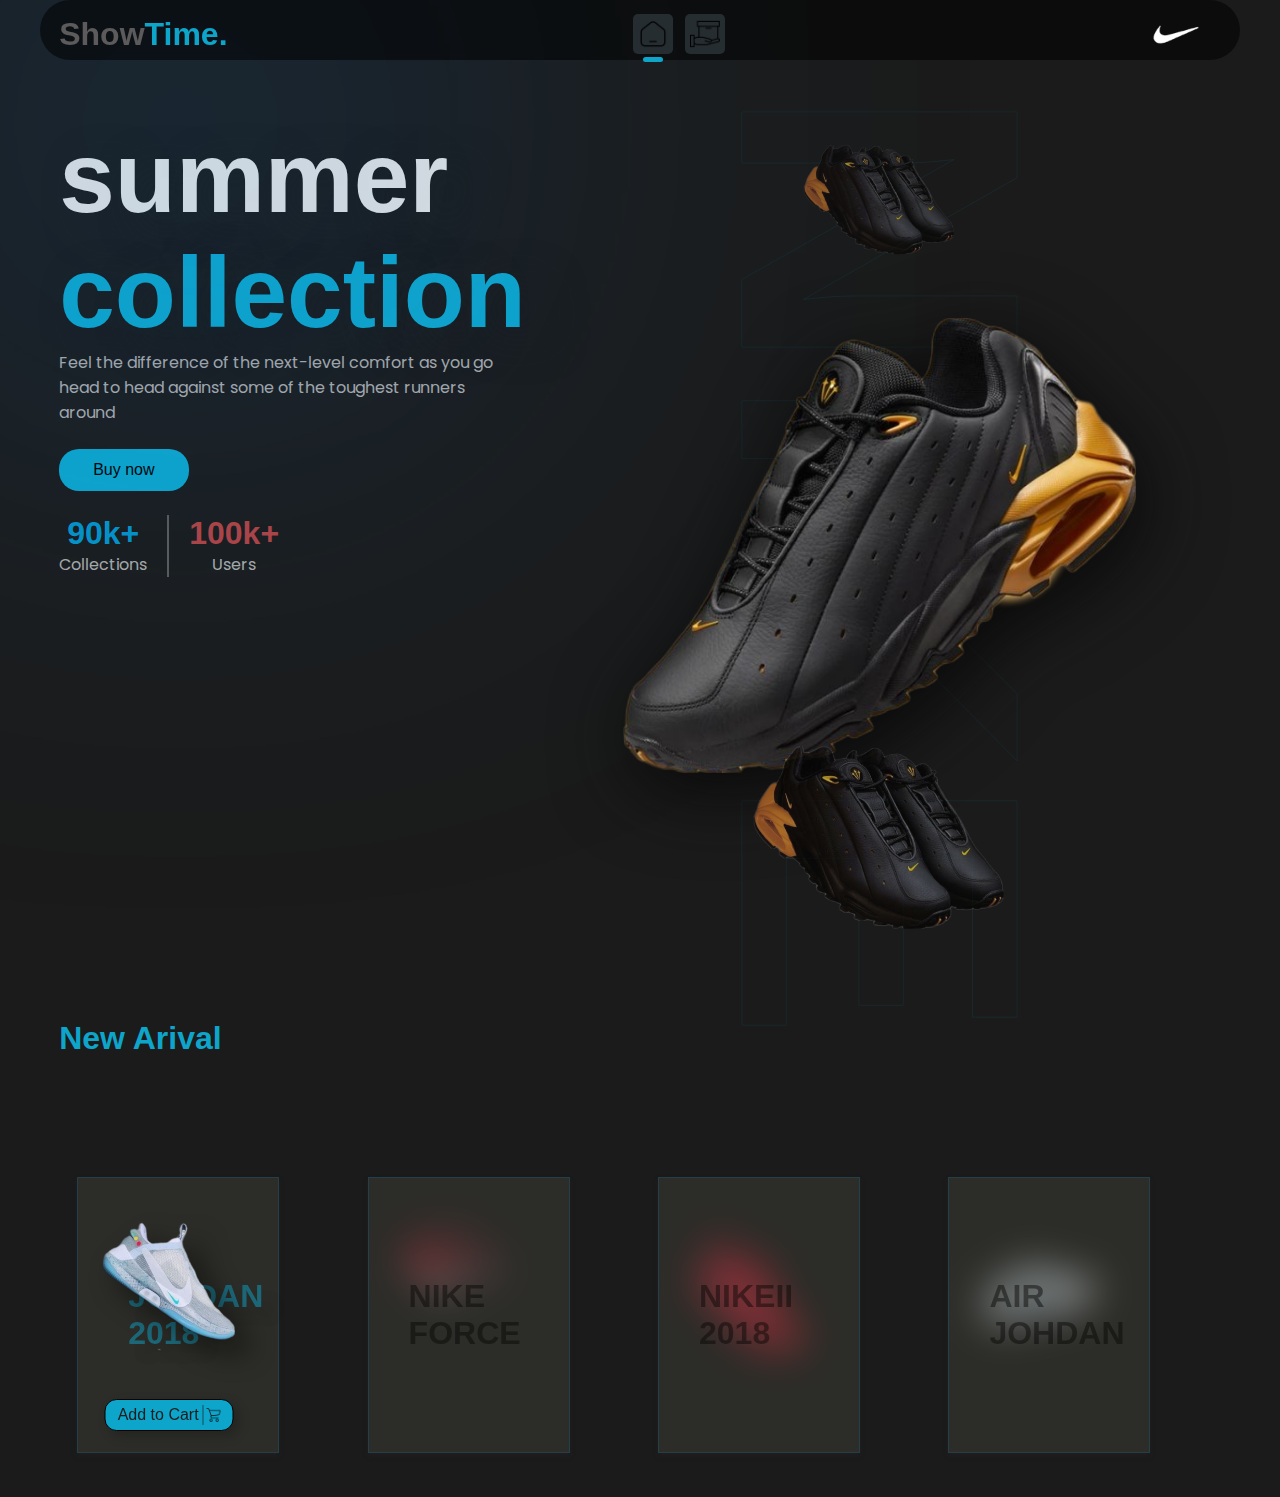
<file: index.html>
<!DOCTYPE html>
<html lang="en">

<head>
    <meta charset="UTF-8">
    <meta name="viewport" content="width=device-width, initial-scale=1.0">
    <title>Ecommerce Website</title>
    <link rel="stylesheet" href="style.css">
</head>

<body>
    <section class="AllWrapper">
        <header>
            <div class="inner_header">
                <nav>
                    <div class="logo">
                        <h1>Show<span>Time.</span></h1>
                    </div>
                    <ul>
                         <li class="active"><a href="index.html"><img src="images/home.png" alt="home"
                                    class="linkImage">Home</a></li>
                        <!-- <li><a href="#about"><img src="images/about.png" alt="about" class="linkImage">About</a></li> -->
                        <li><a href="productsPage.html"><img src="images/gift.png" alt="products"
                                    class="linkImage">sales</a></li>
                    </ul>
                    <div class="nikeBox">
                        <img src="cartImg/nike.png" alt="">
                    </div>


                </nav>

                <!-- main section -->
                <main id="Home">
                    <section class="column_1">
                        <h1>summer <br> <span>collection</span></h1>
                        <p>Feel the difference of the next-level comfort
                            as you go head to head against some of
                            the toughest runners around</p>
                        <button>Buy now</button>
                        <div class="collectionCount">
                            <div class="blue">
                                <h1>90k+</h1>
                                <p>Collections</p>
                            </div>
                            <span></span>
                            <div class="darkRed">
                                <h1>100k+</h1>
                                <p>Users</p>
                            </div>
                        </div>
                    </section>
                    <section class="column_2">
                        <div class="sideImage">
                            <h1>NIKE</h1>
                            <img src="images/image66.png" alt="runners" class="image65">
                            <img src="images/image3.png" alt="runners" class="mainShoe">
                            <img src="images/image66.png" alt="runners" class="image66">
                        </div>
                    </section>
                </main>
            </div>
        </header>

        <!-- PRODUCTS SECTION -->
        <section id="productWrapper" class="products_wrapper">
            <div class="products_tab">
                <h1>New Arival</h1>
                <div class="productListing">
                    <div class="product">
                        <div class="imageWrapper">
                            <div class="productCaption">
                                <div class="productCaption">
                                    <span class="decoStyle">
                                        <h1 class="shoeName1">JORDAN <br>2018</h1>
                                    </span>
                                </div>

                                <img src="cartImg/image6.png" id="ìmageShow">
                            </div>
                        </div>
                        <div class="addToCartBtn" data-display="show">
                            <div class="addToCart">Add to Cart</div>
                            <img src="images/shopping-cart.png">

                        </div>
                    </div>
                    <div class="product">

                        <div class="imageWrapper">
                            <div class="productCaption">
                                <div class="productCaption">
                                    <span class="decoStyle">
                                        <h1 class="shoeName">NIKE <br> FORCE</h1>
                                    </span>
                                </div>
                                <img src="cartImg/image32.png">
                            </div>
                        </div>
                        <div class="addToCartBtn">
                            <div class="addToCart">Add to Cart</div>
                            <img src="images/shopping-cart.png">

                        </div>
                    </div>
                    
                    <div class="product">
                        <div class="imageWrapper">
                            <div class="productCaption">
                                <div class="productCaption">
                                    <span class="decoStyle">
                                        <h1 class="shoeName">NIKEII <br>2018</h1>
                                    </span>
                                </div>
                                <img src="cartImg/image37.png" alt="">
                            </div>
                        </div>
                        <div class="addToCartBtn">
                            <div class="addToCart">Add to Cart</div>
                            <img src="images/shopping-cart.png">

                        </div>

                    </div>
                    <div class="product">

                        <div class="imageWrapper">
                            <div class="productCaption">
                                <div class="productCaption">
                                    <span class="decoStyle">
                                        <h1 class="shoeName">AIR <br>JOHDAN</h1>
                                    </span>
                                </div>
                                <img src="cartImg/image13.png" alt="">
                                <!-- <a class="discription" href="">explore</a> -->
                            </div>
                        </div>
                        <div class="addToCartBtn">
                            <div class="addToCart">Add to Cart</div>
                            <img src="images/shopping-cart.png">

                        </div>
                    </div>

                </div>
        </section>

    </section>

    <script src="main.js" type="module"></script>
</body>

</html>
</file>
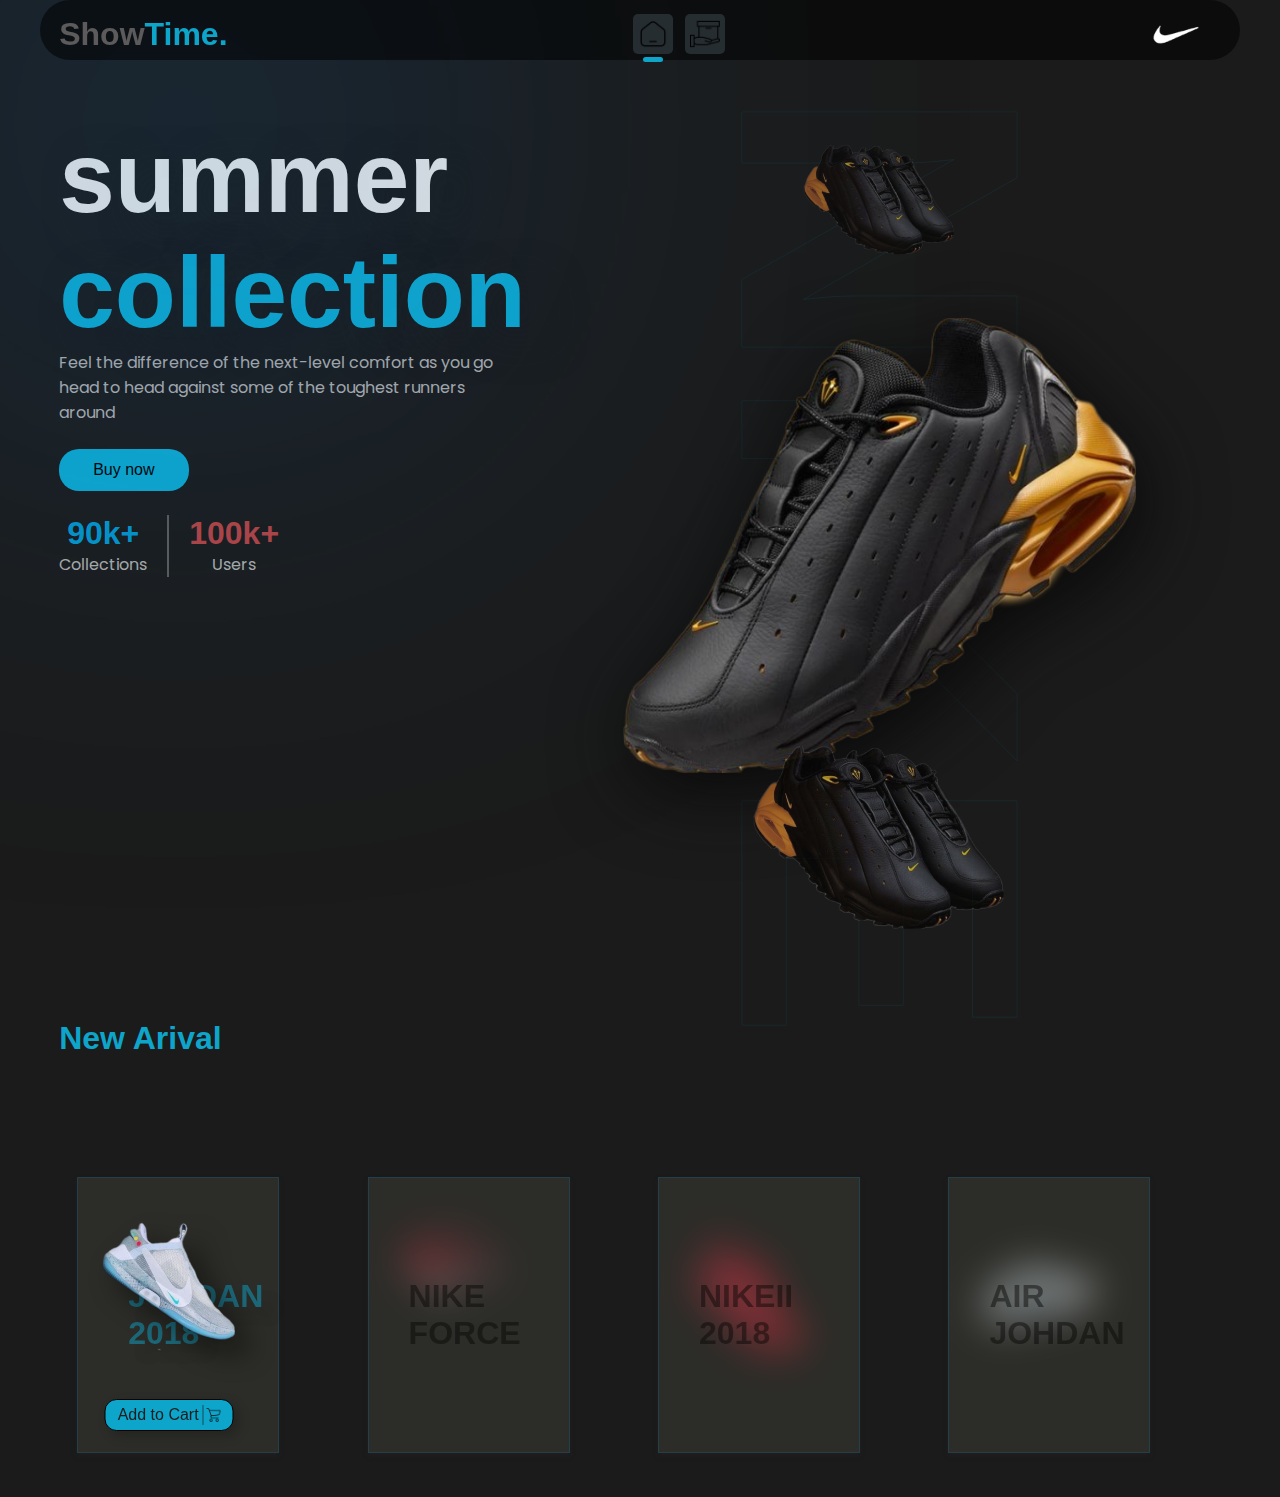
<file: details.html>
<!DOCTYPE html>
<html lang="en">
<head>
    <meta charset="UTF-8">
    <meta name="viewport" content="width=device-width, initial-scale=1.0">
    <title>Document</title>
    <link rel="stylesheet" href="style.css">
</head>
<body>

    <div id="app">
    </div>
    <div id="temporaryContent">
        <div class="productdecription">
            <div class="details">
                <div class="imageDesc">
                    <img src="cartImg/image12.png" alt="">
                </div>
                <div class="descContent">
                    <div class="descName"> NAME</div>
                    <div class="descPrice"> 606</div>
                    <div class="decBtn">
                        <button>Check Out</button>
                        <button id="decAddBtn" class="addItemToCart">
                            Add To Cart
                        </button>
                    </div>
                    <div class="decription">
                        Lorem ipsum dolor sit amet consectetur
                        adipisicing elit Ullam sapiente eius laudantium
                         ea minus aspernatur ratione quaerat 
                         impedit amet repellendus! Culpa, minus vero ex necessitatibus ratione quibusdam, impedit 
                         sapiente officiis possimus molestias nihil 
                        
                        
                    </div>
                </div>

                
                
            </div>
            <div class="similarContent">
                <div id="listProduct">
              
                </div>
             </div>
        </div>
        
    </div>

    <script src="details.js" type="module"></script>
</body>
</html>
</file>
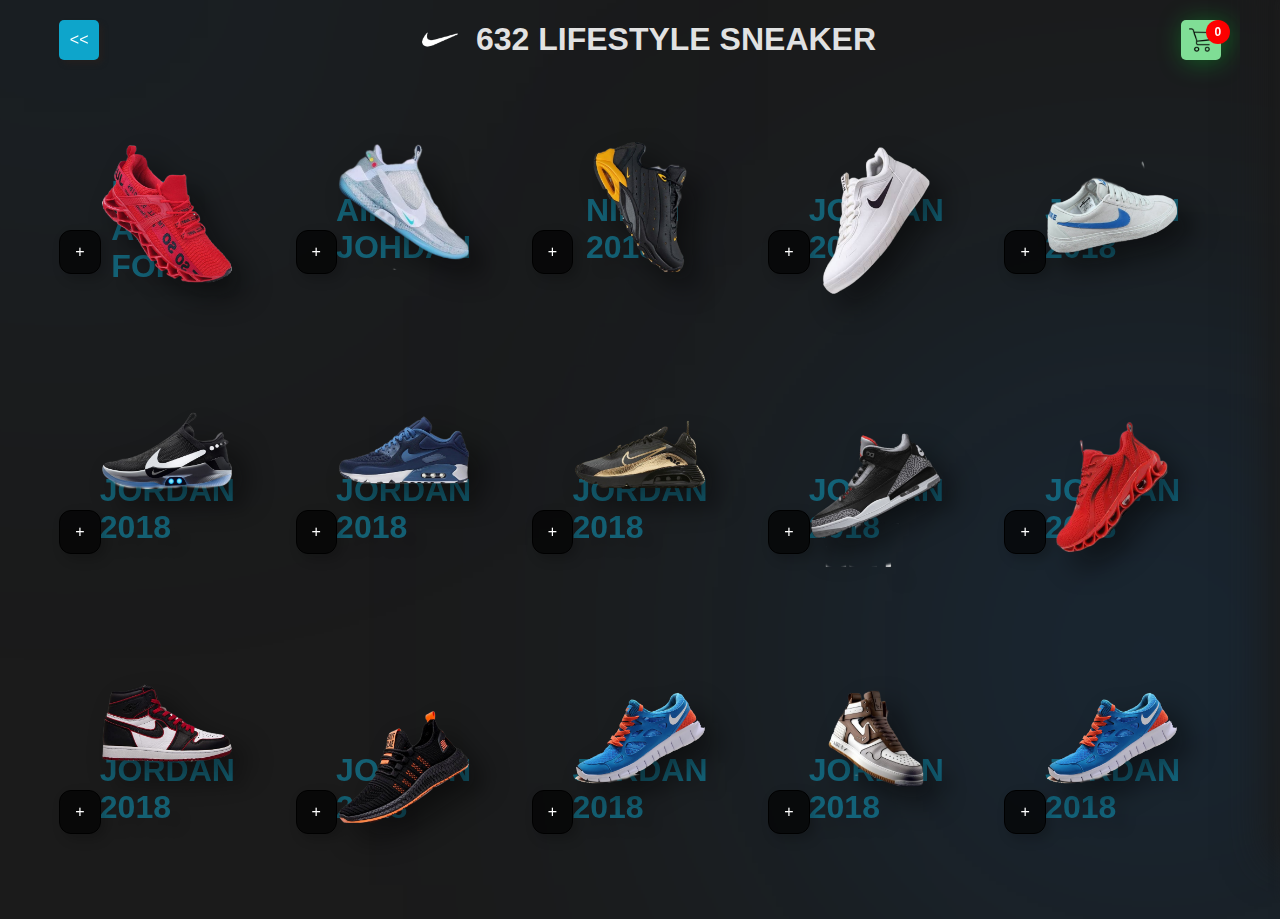
<file: productsPage.html>
<!DOCTYPE html>
<html lang="en">

<head>
    <meta charset="UTF-8">
    <meta name="viewport" content="width=device-width, initial-scale=1.0">
    <title>Document</title>
    <link rel="stylesheet" href="style.css">
</head>

<body id="outerRapper">
    <div id="app">
    </div>
    <div id="temporaryContent">
        <div id="listProduct">
        </div>
    </div>
    <script src="main.js" type="module"></script>
</body>

</html>
</file>
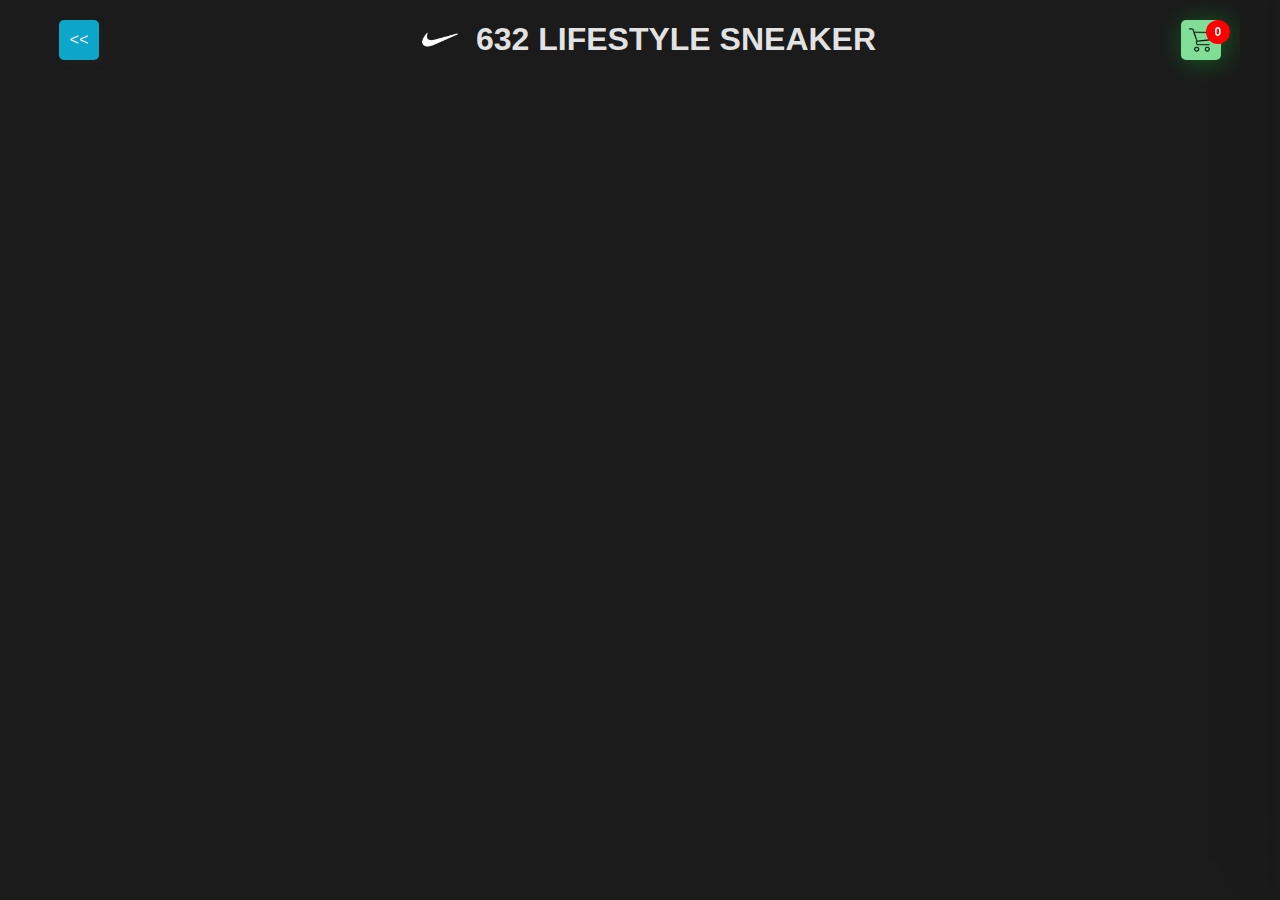
<file: template.html>
<!DOCTYPE html>
<html lang="en">

<head>
    <meta charset="UTF-8">
    <meta name="viewport" content="width=device-width, initial-scale=1.0">
    <title>Document</title>
    <link rel="stylesheet" href="style.css">
</head>

<body>
    <section id="salesPage" class=" salesPageHidden">
        <div class="salesPageInner">
           
            <div class="salesNavBar">
                <div class="returnBtn">
                    <a href="index.html"><span>
                            <</span><span><</span>
                    </a>
                </div>
                <div class="upperText">
                    <img  class="nikeLogo" src="cartImg/nike.png" alt="">
                    <h1>632 LIFESTYLE SNEAKER </h1>
                </div>
                <div class="cart">
                    <span><h4 id="quantityAmout">0</h4></span>
                    <img class="cartImg" src="images/shopping-cart.png" alt="cart">
                </div>
            </div>
            <div id="mainContent">
               
            </div>
            <div class="sideCrtList" data-isOpened="true">
                <div class="topCart">
                    <h1 id="totalQuantity" >shopping Cart </h1>
                    <img src="cartImg/nike.png" alt="">
                </div>
                <div id="listCart" class="middleCartList">
<!-- -----------------=-------cartLIst--------------------------- -->
                    <!-- <div class="item">
                        <div class="image"><img src="/cartImg/image1.png" ></div>
                        <div id="tagName">NAME</div>
                        <div id="totalPrice">$200</div>
                        <div class="quantity">
                            <span class="minus">-</span>
                            <span>1</span>
                            <span class="plus">+</span>
                        </div>
                    </div>
                    <div class="item">
                        <div class="image"><img src="/cartImg/image1.png" ></div>
                        <div id="tagName">NAME</div>
                        <div id="totalPrice">$200</div>
                        <div class="quantity">
                            <span class="minus">-</span>
                            <span>1</span>
                            <span class="plus">+</span>
                        </div>
                    </div> -->
                    
                    

                </div>
                <div id="footer_List" class="footerList">
                   <button class="close">Exit</button>
                   <button class="checkOut">Checkout</button>
                </div>
            </div>

    <script src="cart.js" type="module"></script>
</body>

</html>
</file>
<file: style.css>
@import url('https://fonts.googleapis.com/css2?family=Poppins:ital,wght@0,100;0,200;0,300;0,400;0,500;0,600;0,700;0,800;0,900;1,100;1,200;1,300;1,400;1,500;1,600;1,700;1,800;1,900&display=swap');


*{
    margin: 0;
    padding: 0;
    text-decoration: none;
    list-style: none;
    box-sizing: border-box;
    font-family: 'Franklin Gothic Medium', 'Arial Narrow', Arial, sans-serif;
    scroll-behavior: smooth;
    user-select: none;
   
}
:root{
    --primary-color-accent: #6b6868;
   --primary-color : rgba(255, 255, 255, 0.644);
    --accent-color : rgb(14, 165, 203);

    /* width */
    --max-width:1200px;

    /* padding */
    --padding-inline:min(1.2rem, 2rem);


    /* font */
    --font-primary: 'Times New Roman', Times, serif;
    --font-size-primary: clamp(1rem, 7vw, 1.2rem);
}
body{
    scrollbar-width: 2px;
    scrollbar-track-color: #1b1b1b;
   
}
body::-webkit-scrollbar{
    width:2px;
   
    
}
::-webkit-scrollbar-track{
    
    background-color:#1b1b1b;
}
body::-webkit-scrollbar-thumb{
    background-color: var(--accent-color);
    border-radius: 12px;
    font-family: "Poppins", sans-serif;
    
}

p{
 
    color:var(--primary-color) 	;
    font-family: "Poppins", sans-serif;
}
button{
    border: none;
    outline: none;
    font-size: 16px;
}
img{
max-width: 100%;
display: block;}
header{
    background-color: #1b1b1b;
    height: 100%;
    
}

nav{
    display: flex;
    max-width: var(--max-width);
    padding-inline: var(--padding-inline);
    justify-content: space-between;
    margin-inline: auto;
    position: fixed;
    align-items: center;
   
    height: 60px;
    top: 0;
    left: 0;
    right: 0;
    padding-top: 20px ;
    padding-bottom: 12px;
    z-index: 9999999;
    background-color:rgba(0, 0, 0, 0.534);
    backdrop-filter: blur (120px); 
    /* transform: translateY(-100px); */
    animation: translateDown .5s linear;
    border-radius: 50px;
}
@keyframes translateDown {
    from{
        transform: translateY(-20%);
        opacity: 0;
    }
}
nav ul{
    display: flex;
    align-items: center;
    justify-content: center;
    color: var(--primary-color);
    gap: 12px;
  
}
ul li {
    width: 40px ;
    aspect-ratio: 1;
    border-radius: 5px;
    background-color:hsla(199, 27%, 67%, 0.192);
    display: grid;
    place-content: center;
    cursor: pointer;
    position: relative;
    font-size: 0;
   transition: all .5s cubic-bezier(0.175, 0.885, 0.32, 1.275);
    color:#1b1b1b;
}
ul li a{
    color: var(--accent-color);
}
ul li:hover{
    font-size: 12px;
    padding-top: 12px;
    
 
}
.active::after{
    content: "";
    inset: auto auto -8px 50%;
    transform: translate(-50%, 0);
    position: absolute;
    width: 20px;
    height: 5px;
    border-radius: 20px;
    background-color: var(--accent-color);
}
nav ul li img{
    width: 30px;
    aspect-ratio:1;
    
}
.nikeBox{
    max-width: 90px;
}
 .cart{
    align-self:center ;
    width: 40px ;
    max-height: 40px;
    aspect-ratio: 1;
    background-color: #80de96;
    border-radius: 5px;
    display: grid;
    place-content: center;
    cursor: pointer;
    transition: all .1s linear;
    transform: rotate(1);
    position: relative;
    color: #fff;
    font-size: 12px;
    filter: drop-shadow( 2px 2px 12px rgba(0, 255, 51, 0.295));
    z-index: 99999999;
}
.cart span{
    width: 24px;
    aspect-ratio: 1;
    position: absolute;
    top: 0;
    right: -9px;
    background-color: red;
    border-radius: 50%;
    display: grid;
    place-content: center;
}
.cart:hover{
    transform: scale(1.1);
}
.cart img{
    width:24px;

}
 
 .logo{
color: #5c5a5a;
display: flex;
align-items: center;
}

.logo span{
    color: var(--accent-color);
}

main{
    max-width: var(--max-width);
    margin-inline: auto;
    padding: 0 min(1.2rem,2rem);
    display: grid;
    gap: 12px;
    grid-template-columns: 1fr 1.5fr;
    padding-top: 120px;
 
    height: 100vh;
    
    
   
}
@media (max-width:40em) {
    
   nav ul {
       position: fixed;
       right: 0;
       top: 50%;
       flex-direction: column;
       gap: 24px;
        animation:  sideSlide 1s linear ;
       
    }
    @keyframes sideSlide {
        from{
            transform: translateX(100%);
            opacity: 0;
        }
    }
    main{
       padding-top: 70px;
    }
    nav{
        padding-top: 10px ;
    padding-bottom: 2px;
    }
  
}
/* section{
    border: red 5px solid;
} */


/* ---------------------------------------------------- */
.column_2{
    height: 700px;
    display: flex;
    flex-direction: column;
    align-items: center;
    justify-content: center;
    position: relative;
}
.column_1{
    position: relative;
}
.column_1> p{
    animation: translateUp .4s linear ;
    opacity: 1;
    max-width: 440px;
    /* margin-inline: auto; */
}
@media ( max-width:50em ){
    .column_1> p{
        animation: translateUp .4s linear ;
        opacity: 1;
        max-width: 440px;
        margin-inline: auto;
    }
}
@keyframes translateUp {
    from{
        transform: translateY(20px);
        opacity: 0;
    }
    
    
}
.collectionCount p{
    animation: slideIn .4s linear;
}
@keyframes slideIn {
    from{
        transform: translateX(20px);
        opacity: 0;
    }
    
}
.column_1::before{
    content: "";
    position: absolute;
    top: -120px ;
    left: 0;
    width: 250px;
    aspect-ratio: 1;
    background-image: linear-gradient(120deg, rgb(0, 140, 255), rgb(16, 109, 196));
    filter: blur(300px);
}
.sideImage{
    
    display: flex;
    position: absolute;
    align-items: center;
    flex-direction: column;
    top: 0;
  
 
   
}

.image66{
    position: absolute;
    top: 55%;
    width: 500px;
    opacity:.7;
}
.mainShoe{
    scale: 1.5;
    filter: drop-shadow( 5px 12px 26px rgb(8, 8, 8)); 
   
}
@media (max-width:52em) {
    .mainShoe{
        scale: 1.5;
    }
    
}
@media (max-width:52em) {
   
    main{
        height: auto;
    }
    
} 
.image65{
    position: absolute;
    top: -70px;
    width: 300px;
    opacity: .6;
}
.sideImage h1{
  
  position: absolute;
   color: transparent;
   top: 25%;
 font-size: clamp(400px, 10vw, 550px);
   -webkit-text-stroke: .1px var(--accent-color);
    outline: none;
    border: none;
   transform: rotateZ(90deg);

}
.collectionCount{
    display: flex;
    gap: 20px;
    text-align: center;
   
}
.collectionCount span{
    width: 2px;
    background-color: #5c5a5a;
}
 .blue{
    color: rgba(0, 187, 255, 0.775);
    
    
}
.darkRed{
    color: rgba(227, 81, 81, 0.755);
}
@media (max-width:50em) {
    .column_1{
        text-align: center;
    }
    main{
        grid-template-columns: 1fr;
        
    }
    .collectionCount{
        display: flex;
       justify-content: center;
    }
}
@media (max-width:40em) {
    .sideImage h1{

     font-size: 45vw;
    }
    .descContent{
        display: flex;
        flex-direction: column;
        justify-content: center;
       
       
    }
    .imageDesc{
        margin-top: 40px;
    }
    .descName{
        margin-top: 120px;
    }
}


.column_1> h1{
    font-size:clamp(100px, 7vw, 150px); 
    color:rgba(255, 255, 255, 0.87);
    animation: animate .5s linear;
    text-shadow:22px 12px 42px #1b1b1b;
    
}
@keyframes animate {
    from{
transform: translate(-10%, 10%);
opacity: 0;
    }
}
@media (max-width:500px) {
    .column_1> h1{
        font-size: 20vw;
    }
    
}
.column_1> h1 span{
   
    color:var(--accent-color) ;
}

.column_1 button{
    padding: 12px 34px ;
    background-color: var(--accent-color);
    border-radius: 20px;
    margin: 24PX auto;
    
}



/* THE PRODUCT SECTION STARTS */
.AllWrapper{
    width: 100%;
    overflow: hidden;
    position: relative;
    background-color: #1b1b1b;
}
.products_tab img{
max-width: 	100%;
}
.products_tab{
   
    color: var(--accent-color);
    max-width:var(--max-width) ;
   background-color: #1b1b1b;
   padding-inline: var(--padding-inline);
   margin: auto;
   margin-top: 120px;
    
   
}
.products_tab h1{
    font-size: min(12vw, 2rem);
}
.productListing{
    overflow-x: auto;
    padding-top: 120px;
    padding-bottom: 20px;
    display: grid;
    grid-template-columns: repeat(4, 1fr);
    justify-content: space-between;
    scrollbar-width: 0;
    scroll-snap-type: x mandatory;
}
.productListing::-webkit-scrollbar{
    display: none;
}
@media (max-width:340px) {
    .products_tab{
        margin-top:auto;
    }
    .productListing{
        margin-top: 70px;
    }
    .column_2{
        height: 400px;
    }
}

/* ENDS */

/* ----------------------------UTILITY page---------------------------------- */

.returnBtn{
    width: 40px;
    aspect-ratio: 1;
    display: flex;
    justify-content: center;
    align-items: center;
    background-color:  var(--accent-color);
    font-size: clamp(12px,12vw, 1rem);
    border-radius:5px ;
    backdrop-filter: blur(120px);
    cursor: pointer;
    user-select: none;
    position: relative;
    z-index: 999;
    box-shadow: 4px 4px 5px rgb(33, 31, 31);
}
.returnBtn span{
    animation: animateRight  .9s infinite ;
    color: #fff;

}
.returnBtn span:nth-of-type(2){
    animation: animateRight2  .4s infinite ;
    

}
@keyframes animateRight {
    from{
        transform: translateX(50%);
        opacity: 0;
    }
    
}
@keyframes animateRight2 {
    from{
        transform: translateX(50%);
        opacity: 0;
    }
    
}

/* ------------------UTILITY CONTINUES------------------------------------- */




.salesPageInner {
    margin: auto;
    max-width: var(--max-width);
    padding-inline: var(--padding-inline);
    min-height: 100dvh;
    position: relative   ;
    scrollbar-width: 0;
    overflow-x: hidden;
}
 
#outerRapper::before{
    content: "";
    position: absolute;
    top: -120px ;
    left: -10px;
    width: clamp(120px , 12vw , 450px);
    aspect-ratio: 1;
    background-image: linear-gradient(120deg, rgb(0, 140, 255), rgb(16, 109, 196));
    filter: blur(300px);
}
#outerRapper::after{
    content: "";
    position: absolute;
    bottom: 120px ;
    right: 0;
    width: 250px;
    aspect-ratio: 1;
    background-image: linear-gradient(120deg, rgb(0, 140, 255), rgb(16, 109, 196));
    filter: blur(300px);
}
#listProduct{
   
    margin-top: 20px;
    display: grid;
    gap: 20px;
    grid-template-columns: repeat(auto-fill, minmax(200px, 1fr));
   
}
 .salesNavBar {
    
    display: flex;
    justify-content: space-between;
    align-items: center;
} 
/* ---------item listing --------- */
.Productitem{
    
    transition: .5s linear;
    scroll-snap-align: start;
    scroll-snap-type: x mandatory;
    height: 260px;
    position: relative;
    transition:  .3s linear ;
    z-index: 99999999;
  
}
/* @media (min-width:50em) {
    .Productitem{
    	transform: translateX(-20%);
    }
    .Productitem:nth-child(even){
        transform: translateX(20%);
        opacity: 1;
    }
    
     .Productitem .showProduct{
        transform: translateX(0);
        opacity: 1;
    }
}   */
/* @media (max-width:50em) {
    .Productitem{
        
    	transform: translateX(-20%);
    }
    .Productitem:nth-child(even){
        transform: translateX(50%);
        opacity: 0;
    }
    
     .Productitem.slideIn{
        transform: translateX(0);
        opacity: 1;
    }
} */

.addItemToCart{
    position: absolute;
    bottom: 85px;
    z-index: 999999;
    background-color:rgba(0, 0, 0, 0.678);
    box-shadow: 5px 5px 12px #03030334 ;
    border: black 1px solid;
    display: flex;
   align-items: center;
   justify-content: center;
   padding:12px 15px;
   border-radius: 12px;
  cursor: pointer;
  color: white;
}
.Productitem h1{
    text-shadow: 12px 12px 12px rgba(5, 5, 5, 0.219);
    opacity: .5;
    position: absolute;
    top: 50%;
    left: 50%;
    transform:translate(-50%,-50%);
    color: var(--accent-color);
    transition:  .5 linear;
}
.itemWrapper img{
    width: 320px; 
    cursor: pointer;
    position: relative;
    transition:  all .5 linear;
    
}
.Productitem:hover .itemWrapper img {
    transform: translateY(-20px);
    rotate: -20deg;
   opacity: .3;
   position: absolute;
   top: 20px;
   z-index: -1;
}
.Productitem:hover  {
    transform: translate(-2px);
    scale: 1.04;
}
.Productitem:hover h1 {
   
    scale: 1.04;
    opacity: 1;
}
.salesNavBar h1 {
    font-size: clamp(1rem, 5vw, 2rem);
    color: #ffffffe0;
}
.upperText{
    display: flex;
    align-items: center;
}
@media (max-width:300px) {
    .upperText h1{
        display: none;
    }
}
.nikeLogo {
    width: 72px;
}
.itemsWrapper {
    position: relative;
    height: 98%;
}


#salesPage {

    background-color: #1b1b1b;
}



 .sideCrtList{
    height: 100vh;
    width:30%;
    max-width: 550px;
    position: fixed;
    top: 0;
    right: 0;
    bottom: 0;
    z-index: 9999999999;
    backdrop-filter: blur(20px);
    box-shadow: 2px  0 12px #2b2a2a41,
                -12px -40px 40px #1b1b1b;
    border-left: .1px solid rgba(0, 238, 255, 0.137);
    border-right: .1px solid rgba(0, 225, 255, 0.397);
    transition: .3s linear;
    display: grid;
    grid-template-rows: 70px 1fr 40px;
    color: rgba(255, 255, 255, 0.911);
    overflow-y: auto;
    scrollbar-width: 0;
  
} 
.sideCrtList::-webkit-scrollbar{
    display: none;
}
#listCart{
    padding: 0 12px;
}
.topCart{
    display: flex;
    padding: 20px 0  20px  40px;
    position: sticky;
    top: 0;
    background-color: #1b1b1b;
}
.topCart img{
    width: 20px;
    
}
.middleCartList{
    grid-auto-flow: row;
    padding-right: 12px;
    
}
.item{
    display: grid;
    grid-template-columns: repeat(4,1fr);
    align-items: center;
    justify-content: center;
    user-select: none;
    gap: 9px;
    padding-bottom: 12px;
    border-bottom: #1b1b1ba8 2px solid;
    
}
.plus:hover, .minus:hover{
    background-color: var(--accent-color);
   color: white;
}

.quantity span{
    background-color: transparent;
    padding: 12px ;
    border-radius: 5px;
    border: 1px solid  rgba(0, 238, 255, 0.137) ;
   cursor: pointer;
   
}
.quantity{
  justify-self: end;
  display: flex;
  gap: 2px;
  color: rgba(255, 255, 255, 0.445);
  
}
#tagName{
    color: #ffffffc5;
}
#totalPrice{
    color: rgba(0, 174, 255, 0.651);
}
@media (max-width:390px) {
    .item{
     grid-template-columns: repeat(2,1fr);
        
    }
     #tagName{
        font-size: 20px;
     }
 
    .quantity{
        justify-self: auto;
    }
    #totalPrice{
        margin-left: 20px;
    }
 }
.image{
    border-radius: 7px;
    width: 75px;
    aspect-ratio: 1;
} 
 @media (max-width:40em) {
    .sideCrtList{
        width: 100%;
    }
    
}
@media (min-width:40em) and (max-width:80rem) {
    .sideCrtList{
        width: 50%;
    }
    
}

.footerList{
    position: sticky;
    bottom: 0;
    left: 0;
    right: 0;
    display: grid;
    grid-template-columns: 1fr 1fr;
    
}
.footerList .hideFooter{
    display: none;
}
.sideCrtList[data-isOpened="true"]{
    transform: translateX(100%);

} 
.footerList>*{
    border: none;
    outline: none;
   
}
.close{
background-color: rgb(245, 245, 241);
}
.checkOut{
    background-color:var(--accent-color);
    color: rgba(255, 255, 255, 0.795);
} 
/* ------------UTILITY ENDS-------------- */

/*the products list starts from here  */
#cartProducts {
    display: grid;
    grid-template-columns: repeat(4, 1fr);
    margin-top: 100px;
    padding-bottom: 120px;
}



@media (max-width:40em) {
    #cartProducts {
        grid-template-columns: 1fr;
        gap: 80px;
        margin-top: 50px;
        justify-content: center;
        align-items: center;
    }
}



.amount {
    justify-self: flex-end;
    position: absolute;
    top: 0;
    right: 0;
    width: 80px;
    aspect-ratio: 1;
    background-color: #1b1b1b;
    border-radius: 0 0 0 15px;
    display: grid;
    place-content: center;
    z-index: 22;
    padding: 10px;
    border: .5px solid rgba(255, 255, 0, 0.158);
}



.actionBtn {

    aspect-ratio: 1;
    background-color: rgba(6, 35, 51, 0.452);
    display: grid;
    place-content: center;
    border-radius: 7px;
    position: absolute;
    top: 50%;
    right: -20px;
    padding: 10px 20px;
    transform: translateY(-50%);
    cursor: pointer;
    z-index: 22220;
}


.productCart {
    max-width: 300px;
    position: relative;
    
} 


button {
    cursor: pointer;

}
.decoStyle {
    position: absolute;
    width: 12px;
    height: calc(100%-12px);
    background-color: rgba(65, 65, 57, 0.445);
    box-shadow: 0 3px 4px rgb(32, 30, 30);
    top: 0;
    right: 0;
    padding: 100px;
    z-index: 12;
    border: .1px solid rgba(0, 174, 255, 0.158);
    backdrop-filter: blur(20px);
    transition: .5s linear;
    scroll-snap-align: start;
    scroll-snap-type: x mandatory;

   
}

.shoeName {
    position: relative;
    left: -60px;
    width: 120px;
    opacity: .5;
    font-size: clamp(.5rem, 7vw, 1.5rem);
    color: rgba(5, 5, 5, 0.925);
}

.bottomNike{
    position: absolute;
    bottom: 0;
    left:0;
   width: 160px;
   opacity: .5;
   
    
}
.imageWrapper{
    position: relative;
}
.imageWrapper img{
   position: relative;
   z-index: 2;
   transition: all  .3s linear;
 
 
   
}
.product:hover .imageWrapper img {
    z-index: 40;
 
    transform: rotateZ(30deg);
   scale: 1;
    
}

.product:hover .shoeName {
    display: none;
}
.product{
    width: 220px;
    height: 300px;
    position: relative;
    
}
.addToCartBtn{
    position: absolute;
   bottom: 5%;
   left: 50%;
   transform: translate(-50%, -50%);
   background-color:var(--accent-color);
   box-shadow: 5px 5px 12px #03030334 ;
   border: black 1px solid;
  opacity: 0;
   transition:  .2s linear ;
   display: flex;
  align-items: center;
  justify-content: center;
  padding:5px 12px ;
  border-radius: 12px;
 cursor: pointer;
 
}
.addToCart{
    border: none;
    outline: none;
    background-color: transparent;
    color:#1b1b1b;
    padding:1px 0 ;
    width: 100px;
    border-right: #1b1b1ba6 1px solid;
   
}
.addToCartBtn img{
    width: 14px;
    margin-left: 3px;
}
.product:hover .addToCartBtn {
  bottom: 10%;
  opacity: 1;
  z-index: 99999;
}
.shoeName1{
    text-shadow: 12px 12px 12px rgba(5, 5, 5, 0.219);
    transform: translateX(-50px);
    opacity: .5;
}
#ìmageShow{
    position: relative;
    z-index: 88888;
    filter: drop-shadow(12px 12px 12px rgba(2, 2, 2, 0.493));
    scale: 1.2;
}
 .addToCartBtn[data-display="show"] {
  bottom: 10%;
  opacity: 1;
  z-index: 99999;
}


/* ---------details section-------- */
.productdecription{
    background-color: #1b1b1b;
   min-height: 100vh;
   
}
.decscriptionTitle{
    text-align: center;
}
.details{
    display: grid;
    grid-template-columns: repeat(2,1fr);
    gap: 24px;
    align-items: center;
    margin-top: min(12vh, 42px);
}
@media 	(max-width:40em) {
    .details{
       
        grid-template-columns: 1fr;
        
    }
}
.imageDesc{
    max-width: 320px;
    position: relative;
    isolation: isolate;
}
.imageDesc img{
    width: 330px;
    scale: 2;
    filter: drop-shadow(
        2px 0px 24px rgba(0, 119, 255, 0.254)
    );
}
.imageDesc::before{
    content: '';
    width: 230px;
    height: 320px;
    background-color: #fffdfd1b;
    position: absolute;
    z-index: -1;
    top: 50%;
    left: 50%;
    transform: translate(-50%,-50%);
    border-radius: 60px 453px 50px 52px;
    border: .1px solid rgb(0, 0, 0);
}
.descName{
    color: white;
    font-size: clamp(1rem, 9vw,2rem);
    font-family: 'Lucida Sans', 'Lucida Sans Regular', 'Lucida Grande', 'Lucida Sans Unicode', Geneva, Verdana, sans-serif;
}
.descPrice{
    color: white;
    margin-top: min(5vh, 12px);
    font-family: 'Lucida Sans', 'Lucida Sans Regular', 'Lucida Grande', 'Lucida Sans Unicode', Geneva, Verdana, sans-serif;
    font-weight: bold;
}
.decBtn{
    position: relative;
}
#decAddBtn{
    bottom: 0;
    right: 100px;
}
.decBtn button{
  
    font-weight: lighter;
    color: rgba(255, 255, 255, 0.779);
    padding: 9px 14px;
    border-radius: 12px;
    font-size: 15px;
    margin: min(5vh, 12px) 0;
    border: rgba(0, 0, 0, 0.43) .1px solid ;
    
}
.decBtn button:nth-of-type(1){
   
    background-color: #343434ae;
   
    
}
.decBtn button:nth-of-type(2){
    background-color: #000000;
    box-shadow: 2px 4px 3px rgba(0, 0, 0, 0.26);
}
.decription{
    color: rgba(255, 255, 255, 0.698);
    font-size: normal;
   

}
</file>
